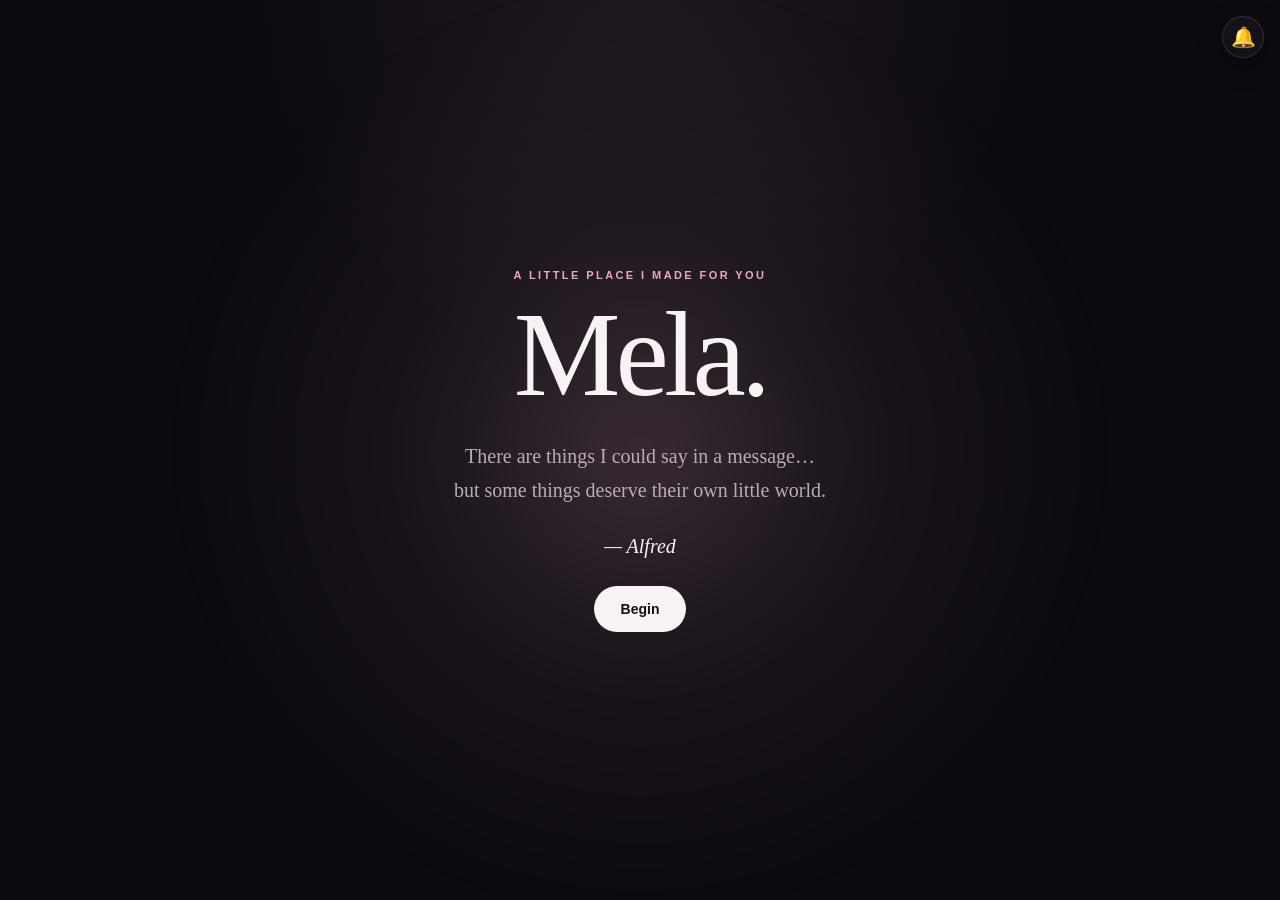
<file: index.html>
<!doctype html>
<html lang="en">
<head>
  <meta charset="UTF-8" />

  <meta
    name="viewport"
    content="width=device-width, initial-scale=1.0, viewport-fit=cover"
  />

  <meta name="theme-color" content="#0d0b10" />

  <meta
    name="description"
    content="A little place made especially for Mela."
  />

  <meta name="mobile-web-app-capable" content="yes" />

  <meta
    name="apple-mobile-web-app-capable"
    content="yes"
  />

  <meta
    name="apple-mobile-web-app-status-bar-style"
    content="black-translucent"
  />

  <meta
    name="apple-mobile-web-app-title"
    content="TATTOO ❤️"
  />

  <meta
    name="application-name"
    content="TATTOO ❤️"
  />

  <link rel="manifest" href="manifest.json" />

  <link
    rel="icon"
    type="image/svg+xml"
    href="icon.svg"
  />

  <link
    rel="apple-touch-icon"
    href="icon.svg"
  />

  <title>TATTOO — for Mela</title>

  <link rel="stylesheet" href="style.css" />
</head>

<body>

  <div id="app">

    <!-- =========================
         OPENING
    ========================== -->

    <section class="screen opening active" id="opening">

      <div class="glow"></div>

      <div class="opening-content">

        <p class="eyebrow">
          A little place I made for you
        </p>

        <h1>Mela.</h1>

        <p class="sweet">
          There are things I could say in a message…<br>
          but some things deserve their own little world.
        </p>

        <p class="signature">
          — Alfred
        </p>

        <button
          class="primary"
          id="beginBtn"
          type="button"
        >
          Begin
        </button>

      </div>

    </section>


    <!-- =========================
         STORY
    ========================== -->

    <main
      class="story"
      id="story"
      aria-hidden="true"
    >

      <!-- TOP BAR -->

      <header class="topbar">

        <button
          class="icon-btn"
          id="homeBtn"
          type="button"
          aria-label="Back to opening"
        >
          ⌂
        </button>

        <span id="chapterLabel">
          Chapter 01
        </span>

        <button
          class="icon-btn"
          id="musicBtn"
          type="button"
          aria-label="Toggle music"
        >
          ♫
        </button>

      </header>


      <!-- PROGRESS -->

      <div class="progress">
        <span id="progressBar"></span>
      </div>


      <!-- =========================
           CHAPTER 1
      ========================== -->

      <section
        class="chapter active"
        data-index="0"
      >

        <p class="eyebrow">
          Chapter 01
        </p>

        <h2>
          The beginning.
        </h2>

        <p>
          Some stories don't arrive with a warning.
          They simply become part of you before you realise
          how much they matter.
        </p>

        <div class="media-card">

          <img
            src="media/IMG_8884.jpeg"
            alt="A memory of Mela"
          />

        </div>

        <p class="media-caption">
          And somehow, this became part of my story.
        </p>

      </section>


      <!-- =========================
           CHAPTER 2
      ========================== -->

      <section
        class="chapter"
        data-index="1"
      >

        <p class="eyebrow">
          Chapter 02
        </p>

        <h2>
          The little things.
        </h2>

        <p>
          It's the small moments that stay:
          the conversations, the laughs, the looks,
          and all the ordinary moments that somehow became special.
        </p>

        <div class="media-card">

          <img
            src="media/c1cf6e0f-3262-482b-9db9-1574b2c92e5d.jpeg"
            alt="Another memory of Mela"
          />

        </div>

        <p class="media-caption">
          Little moments. Big memories.
        </p>

      </section>


      <!-- =========================
           CHAPTER 3
      ========================== -->

      <section
        class="chapter"
        data-index="2"
      >

        <p class="eyebrow">
          Chapter 03
        </p>

        <h2>
          Us.
        </h2>

        <p>
          Not perfect. Not always easy.
          Just real — and worth remembering.
        </p>

        <div class="media-card video-card">

          <video
            controls
            playsinline
            preload="metadata"
          >

            <source
              src="media/6F8C5336-33B2-4CD9-A7C4-6F1FE5FA0312.mp4"
              type="video/mp4"
            />

            Your browser does not support this video.

          </video>

        </div>

        <p class="media-caption">
          One more memory I never want to forget.
        </p>

      </section>


      <!-- =========================
           CHAPTER 4
      ========================== -->

      <section
        class="chapter"
        data-index="3"
      >

        <p class="eyebrow">
          Chapter 04
        </p>

        <h2>
          What I want you to know.
        </h2>

        <p>
          You matter to me in ways that are difficult
          to fit into a screen.
          This little world is my way of making space for those words.
        </p>

        <div class="media-card video-card">

          <video
            controls
            playsinline
            preload="metadata"
          >

            <source
              src="media/copy_B7E86F70-ED63-4426-9A21-75A2BD85EF15.mov"
              type="video/quicktime"
            />

            Your browser does not support this video.

          </video>

        </div>

      </section>


      <!-- =========================
           CHAPTER 5
      ========================== -->

      <section
        class="chapter"
        data-index="4"
      >

        <p class="eyebrow">
          Chapter 05
        </p>

        <h2>
          Still writing.
        </h2>

        <p>
          Maybe the best part is that the story isn't finished.
          There are still places to go, memories to make,
          and pages we haven't written.
        </p>

        <div class="media-stack">

          <div class="media-card video-card">

            <video
              controls
              playsinline
              preload="metadata"
            >

              <source
                src="media/fc272acb-c472-45c8-a748-3d5944e8c52e.mov"
                type="video/quicktime"
              />

              Your browser does not support this video.

            </video>

          </div>


          <div class="media-card video-card">

            <video
              controls
              playsinline
              preload="metadata"
            >

              <source
                src="media/filtered-2BC15C3E-9666-4DD9-9D1D-4308159D99EE.mov"
                type="video/quicktime"
              />

              Your browser does not support this video.

            </video>

          </div>

        </div>

      </section>


      <!-- =========================
           LETTER
      ========================== -->

      <section
        class="chapter final"
        data-index="5"
      >

        <p class="eyebrow">
          A letter
        </p>

        <h2>
          For Mela.
        </h2>

        <p>
          Thank you for being part of my story.
          Whatever the next pages look like,
          I will always be grateful for the moments
          that brought us here.
        </p>

        <div class="media-card video-card">

          <video
            controls
            playsinline
            preload="metadata"
          >

            <source
              src="media/filtered-40A0EFE6-1B3F-4306-94A2-9279CDBC20FC.mov"
              type="video/quicktime"
            />

            Your browser does not support this video.

          </video>

        </div>

        <p class="signature">
          Love,<br>
          Alfred
        </p>

      </section>


      <!-- =========================
           OPEN WHEN
      ========================== -->

      <section
        class="chapter open-when-chapter"
        data-index="6"
      >

        <div class="chapter-intro">

          <p class="eyebrow">
            A little something for you
          </p>

          <h2>
            Open When…
          </h2>

          <p class="chapter-description">
            Little letters for the moments when you need me.
          </p>

        </div>


        <div class="when-list">


          <!-- MISS ME -->

          <button
            class="when-card"
            type="button"
            data-message="When you miss me"
          >

            <span
              class="envelope-icon"
              aria-hidden="true"
            >
              <span class="envelope-flap"></span>
            </span>

            <span class="when-card-content">

              <span class="when-card-label">
                Open when…
              </span>

              <strong>
                When you miss me
              </strong>

              <small>
                Open when you’re missing me.
              </small>

            </span>

            <span
              class="when-card-arrow"
              aria-hidden="true"
            >
              →
            </span>

          </button>


          <!-- HARD DAY -->

          <button
            class="when-card"
            type="button"
            data-message="When you're having a hard day"
          >

            <span
              class="envelope-icon"
              aria-hidden="true"
            >
              <span class="envelope-flap"></span>
            </span>

            <span class="when-card-content">

              <span class="when-card-label">
                Open when…
              </span>

              <strong>
                When you're having a hard day
              </strong>

              <small>
                Open when today feels a little too heavy.
              </small>

            </span>

            <span
              class="when-card-arrow"
              aria-hidden="true"
            >
              →
            </span>

          </button>


          <!-- NEED A SMILE -->

          <button
            class="when-card"
            type="button"
            data-message="When you need a smile"
          >

            <span
              class="envelope-icon"
              aria-hidden="true"
            >
              <span class="envelope-flap"></span>
            </span>

            <span class="when-card-content">

              <span class="when-card-label">
                Open when…
              </span>

              <strong>
                When you need a smile
              </strong>

              <small>
                Open when you need a little smile.
              </small>

            </span>

            <span
              class="when-card-arrow"
              aria-hidden="true"
            >
              →
            </span>

          </button>

        </div>


        <!-- =========================
             CHAT BUTTON
        ========================== -->

        <div class="chat-next">

          <p>
            And now, let's keep talking.
          </p>

          <a
            href="chat.html"
            class="chat-button"
          >
            💬 Chat with me
          </a>

        </div>

      </section>


      <!-- =========================
           NAVIGATION
      ========================== -->

      <nav class="nav-controls">

        <button
          class="secondary"
          id="prevBtn"
          type="button"
        >
          Back
        </button>

        <button
          class="primary small"
          id="nextBtn"
          type="button"
        >
          Next
        </button>

      </nav>

    </main>


    <!-- =========================
         MUSIC
    ========================== -->

    <audio
      id="song"
      preload="metadata"
      loop
    ></audio>


    <!-- =========================
         OPEN WHEN MODAL
    ========================== -->

    <div
      class="modal"
      id="whenModal"
      aria-hidden="true"
    >

      <div
        class="modal-inner"
        role="dialog"
        aria-modal="true"
        aria-labelledby="modalTitle"
      >

        <button
          class="close"
          id="closeModal"
          type="button"
          aria-label="Close letter"
        >
          ×
        </button>

        <p class="eyebrow">
          A letter for you
        </p>

        <h2 id="modalTitle"></h2>

        <p id="modalText"></p>

      </div>

    </div>

  </div>


  <!-- APP JAVASCRIPT -->

  <script src="app.js"></script>
<script>
  if ("serviceWorker" in navigator) {
    window.addEventListener("load", () => {
      navigator.serviceWorker.register("./service-worker.js")
        .then(() => console.log("Tattoo app ready"))
        .catch(error => console.error("Service worker error:", error));
    });
  }
</script>
  <script src="notifications.js"></script>
</body>
</html>
</file>
<file: style.css>
:root {
  --bg: #0d0b10;
  --panel: #17131b;
  --panel-soft: #1d1821;
  --text: #f8f2f5;
  --muted: #b9adb5;
  --accent: #e9a8c4;
  --line: rgba(255,255,255,.12);
  --shadow: rgba(0,0,0,.35);
}

* {
  box-sizing: border-box;
}

html {
  min-height: 100%;
  background: var(--bg);
  scroll-behavior: smooth;
}

body {
  margin: 0;
  min-height: 100%;
  background:
    radial-gradient(circle at 50% 0%, rgba(233,168,196,.08), transparent 35%),
    var(--bg);
  color: var(--text);
  font-family: Georgia, "Times New Roman", serif;
  overflow: hidden;
}

button {
  font: inherit;
  -webkit-tap-highlight-color: transparent;
}

.screen,
.story {
  min-height: 100svh;
}


/* OPENING */

.opening {
  display: grid;
  place-items: center;
  padding: 28px;
  position: relative;
  overflow: hidden;
}

.glow {
  position: absolute;
  width: 75vw;
  height: 75vw;
  border-radius: 50%;
  background:
    radial-gradient(
      circle,
      rgba(233,168,196,.20),
      rgba(233,168,196,.05) 35%,
      transparent 70%
    );
  filter: blur(14px);
  animation: pulse 5s ease-in-out infinite;
}

.opening-content {
  position: relative;
  max-width: 620px;
  text-align: center;
  animation: rise .9s ease both;
}

.eyebrow {
  margin: 0;
  font: 600 11px/1.4 Arial, sans-serif;
  letter-spacing: .22em;
  text-transform: uppercase;
  color: var(--accent);
}

h1 {
  font-size: clamp(64px, 18vw, 120px);
  line-height: .9;
  margin: 18px 0 30px;
  font-weight: 400;
  letter-spacing: -.04em;
}

h2 {
  font-size: clamp(38px, 10vw, 68px);
  line-height: 1.02;
  font-weight: 400;
  margin: 12px 0 24px;
  letter-spacing: -.025em;
}

.sweet {
  font-size: 20px;
  line-height: 1.7;
  color: var(--muted);
}

.signature {
  font-style: italic;
  font-size: 20px;
  margin: 28px 0;
}


/* BUTTONS */

.primary,
.secondary,
.icon-btn,
.when-list button {
  border: 0;
  cursor: pointer;
}

.primary {
  background: var(--text);
  color: #111;
  padding: 15px 27px;
  border-radius: 999px;
  font-family: Arial, sans-serif;
  font-size: 14px;
  font-weight: 700;
  transition:
    transform .2s ease,
    opacity .2s ease;
}

.primary:active {
  transform: scale(.96);
  opacity: .85;
}

.small {
  padding: 12px 23px;
}

.secondary {
  background: transparent;
  color: var(--muted);
  padding: 12px 20px;
  font-family: Arial, sans-serif;
  font-size: 13px;
  font-weight: 600;
}

.icon-btn {
  width: 40px;
  height: 40px;
  border-radius: 50%;
  background: var(--panel);
  color: var(--text);
  font-size: 18px;
  transition: transform .2s ease, background .2s ease;
}

.icon-btn:active {
  transform: scale(.92);
  background: var(--panel-soft);
}


/* STORY */

.story {
  display: none;
  position: relative;
  padding: 0 22px 120px;
  overflow-y: auto;
  overflow-x: hidden;
  -webkit-overflow-scrolling: touch;
}

.story.visible {
  display: block;
}

.topbar {
  height: 68px;
  display: flex;
  align-items: center;
  justify-content: space-between;
  max-width: 720px;
  margin: auto;
  font: 600 10px Arial, sans-serif;
  letter-spacing: .16em;
  text-transform: uppercase;
  color: var(--muted);
}

.progress {
  height: 2px;
  max-width: 720px;
  margin: auto;
  background: var(--line);
  overflow: hidden;
}

.progress span {
  display: block;
  height: 100%;
  background: var(--accent);
  width: 14.28%;
  transition: width .4s ease;
}

.chapter {
  display: none;
  max-width: 720px;
  margin: 0 auto;
  padding: 12vh 4px 45px;
  animation: fade .45s ease;
}

.chapter.active {
  display: block;
}

.chapter > p:not(.eyebrow):not(.media-caption) {
  font-size: 20px;
  line-height: 1.75;
  color: #d8cfd4;
  max-width: 650px;
}


/* PHOTOS & VIDEOS */

.media-card {
  position: relative;
  margin-top: 34px;
  overflow: hidden;
  border: 1px solid var(--line);
  border-radius: 24px;
  background:
    linear-gradient(145deg, #1d1821, #100d13);
  box-shadow: 0 20px 50px var(--shadow);
}

.media-card img {
  display: block;
  width: 100%;
  height: auto;
  max-height: 72svh;
  object-fit: cover;
}

.video-card {
  background: #000;
}

.video-card video {
  display: block;
  width: 100%;
  max-height: 72svh;
  object-fit: contain;
  background: #000;
}

.media-caption {
  margin: 14px 8px 0;
  color: var(--muted);
  font-size: 14px;
  line-height: 1.6;
  text-align: center;
  font-style: italic;
}

.media-stack {
  display: grid;
  gap: 20px;
  margin-top: 34px;
}

.media-stack .media-card {
  margin-top: 0;
}


/* FINAL LETTER */

.final {
  padding-bottom: 100px;
}

.final .signature {
  margin-top: 38px;
  line-height: 1.7;
}

.open-when {
  padding-bottom: 140px;
}


/* OPEN WHEN */

.when-list {
  display: grid;
  gap: 12px;
  margin-top: 35px;
}

.when-list button {
  padding: 19px 20px;
  border: 1px solid var(--line);
  border-radius: 16px;
  background: var(--panel);
  color: var(--text);
  text-align: left;
  font: 16px Georgia, serif;
  transition:
    transform .2s ease,
    background .2s ease;
}

.when-list button:active {
  transform: scale(.98);
  background: var(--panel-soft);
}


/* MODAL */

.modal {
  display: none;
  position: fixed;
  inset: 0;
  z-index: 20;
  background: rgba(0,0,0,.78);
  padding: 24px;
  place-items: center;
  backdrop-filter: blur(8px);
}

.modal.open {
  display: grid;
}

.modal-inner {
  width: min(520px, 100%);
  max-height: 80svh;
  overflow-y: auto;
  background: var(--panel);
  border: 1px solid var(--line);
  border-radius: 24px;
  padding: 30px;
  position: relative;
  box-shadow: 0 30px 80px rgba(0,0,0,.5);
  animation: modalIn .25s ease both;
}

.modal-inner p:not(.eyebrow) {
  font-size: 20px;
  line-height: 1.7;
  color: #ddd3d8;
}

.close {
  position: absolute;
  right: 15px;
  top: 12px;
  background: none;
  border: 0;
  color: var(--muted);
  font-size: 28px;
  cursor: pointer;
}


/* BOTTOM NAVIGATION */

.nav-controls {
  position: fixed;
  z-index: 15;
  bottom: 0;
  left: 0;
  right: 0;
  padding: 15px 22px calc(15px + env(safe-area-inset-bottom));
  display: flex;
  justify-content: space-between;
  align-items: center;
  gap: 12px;
  background:
    linear-gradient(
      transparent,
      rgba(13,11,16,.94) 30%,
      var(--bg) 100%
    );
  pointer-events: none;
}

.nav-controls button {
  pointer-events: auto;
}


/* ANIMATIONS */

@keyframes rise {
  from {
    opacity: 0;
    transform: translateY(20px);
  }

  to {
    opacity: 1;
    transform: translateY(0);
  }
}

@keyframes fade {
  from {
    opacity: 0;
    transform: translateY(10px);
  }

  to {
    opacity: 1;
    transform: translateY(0);
  }
}

@keyframes pulse {
  0%, 100% {
    transform: scale(1);
    opacity: .8;
  }

  50% {
    transform: scale(1.08);
    opacity: 1;
  }
}

@keyframes modalIn {
  from {
    opacity: 0;
    transform: scale(.96) translateY(10px);
  }

  to {
    opacity: 1;
    transform: scale(1) translateY(0);
  }
}


/* DESKTOP */

@media (min-width: 700px) {

  .story {
    padding-left: 35px;
    padding-right: 35px;
  }

  .chapter {
    padding-top: 15vh;
  }

  .media-card {
    border-radius: 28px;
  }

  .nav-controls {
    padding-left: max(35px, calc((100vw - 720px) / 2));
    padding-right: max(35px, calc((100vw - 720px) / 2));
  }
}
/* =========================
   OPEN WHEN — SPECIAL DESIGN
========================= */

.open-when {
  text-align: center;
}

.open-when h2 {
  max-width: 600px;
  margin-left: auto;
  margin-right: auto;
}

.open-when .eyebrow {
  margin-bottom: 8px;
}

.when-list {
  max-width: 560px;
  margin: 42px auto 0;
  gap: 14px;
}

.when-list button {
  position: relative;
  min-height: 70px;
  padding: 20px 24px;
  border: 1px solid rgba(233,168,196,.18);
  border-radius: 20px;
  background:
    linear-gradient(
      135deg,
      rgba(233,168,196,.08),
      rgba(255,255,255,.025)
    );
  color: var(--text);
  text-align: left;
  font: 17px Georgia, serif;
  transition:
    transform .2s ease,
    border-color .2s ease,
    background .2s ease;
}

.when-list button::after {
  content: "›";
  position: absolute;
  right: 22px;
  top: 50%;
  transform: translateY(-50%);
  color: var(--accent);
  font-size: 25px;
}

.when-list button:active {
  transform: scale(.97);
  border-color: rgba(233,168,196,.45);
}


/* OPEN WHEN MODAL */

.modal {
  backdrop-filter: blur(12px);
  -webkit-backdrop-filter: blur(12px);
}

.modal-inner {
  text-align: center;
  padding: 42px 28px 35px;
  border-color: rgba(233,168,196,.2);
}

.modal-inner .eyebrow {
  padding-right: 20px;
  padding-left: 20px;
}

.modal-inner p:not(.eyebrow) {
  margin-top: 25px;
  font-size: 20px;
  line-height: 1.8;
}

.close {
  width: 38px;
  height: 38px;
  border-radius: 50%;
  background: rgba(255,255,255,.05);
  line-height: 32px;
}

@media (min-width: 700px) {
  .when-list {
    margin-top: 50px;
  }

  .when-list button:hover {
    transform: translateY(-2px);
    border-color: rgba(233,168,196,.35);
  }
}
/* =========================
   OPEN WHEN — LETTER CARDS
========================= */

.open-when-chapter {
  padding-bottom: 110px;
}

.chapter-intro {
  margin-bottom: 28px;
}

.chapter-intro .eyebrow {
  margin-bottom: 8px;
  font-size: 0.72rem;
  letter-spacing: 0.16em;
  text-transform: uppercase;
  opacity: 0.55;
}

.chapter-intro h2 {
  margin: 0;
}

.chapter-description {
  max-width: 320px;
  margin: 10px 0 0;
  line-height: 1.6;
  opacity: 0.68;
}


/* LETTER LIST */

.when-list {
  display: flex;
  flex-direction: column;
  gap: 16px;
}


/* ENVELOPE CARD */

.when-card {
  position: relative;

  display: flex;
  align-items: center;
  gap: 15px;

  width: 100%;
  min-height: 112px;

  padding: 20px 17px;

  border: 1px solid rgba(255, 255, 255, 0.13);
  border-radius: 18px;

  background:
    linear-gradient(
      145deg,
      rgba(255, 255, 255, 0.075),
      rgba(255, 255, 255, 0.025)
    );

  color: inherit;
  text-align: left;

  cursor: pointer;

  overflow: hidden;

  transition:
    transform 180ms ease,
    border-color 180ms ease,
    background 180ms ease,
    box-shadow 180ms ease;
}


/* subtle paper texture */

.when-card::after {
  content: "";

  position: absolute;
  inset: 0;

  pointer-events: none;

  background:
    linear-gradient(
      135deg,
      transparent 48%,
      rgba(255, 255, 255, 0.035) 49%,
      transparent 51%
    );

  opacity: 0.7;
}


/* TAP EFFECT */

.when-card:active {
  transform: scale(0.975);
}


/* DESKTOP / HOVER */

@media (hover: hover) {

  .when-card:hover {
    transform: translateY(-3px);

    border-color: rgba(255, 255, 255, 0.24);

    background:
      linear-gradient(
        145deg,
        rgba(255, 255, 255, 0.10),
        rgba(255, 255, 255, 0.035)
      );

    box-shadow:
      0 12px 30px rgba(0, 0, 0, 0.18);
  }

}


/* ENVELOPE ICON */

.envelope-icon {
  position: relative;

  flex: 0 0 48px;

  width: 48px;
  height: 36px;

  border: 1px solid rgba(255, 255, 255, 0.28);
  border-radius: 7px;

  background: rgba(255, 255, 255, 0.055);

  overflow: hidden;
}


/* envelope diagonal folds */

.envelope-icon::before,
.envelope-icon::after {
  content: "";

  position: absolute;

  top: 8px;

  width: 31px;
  height: 1px;

  background: rgba(255, 255, 255, 0.23);
}


.envelope-icon::before {
  left: -5px;
  transform: rotate(31deg);
}


.envelope-icon::after {
  right: -5px;
  transform: rotate(-31deg);
}


/* envelope flap */

.envelope-flap {
  position: absolute;

  top: -13px;
  left: 8px;

  width: 30px;
  height: 30px;

  border-right: 1px solid rgba(255, 255, 255, 0.25);
  border-bottom: 1px solid rgba(255, 255, 255, 0.25);

  transform: rotate(45deg);
}


/* TEXT */

.when-card-content {
  position: relative;
  z-index: 1;

  display: flex;
  flex-direction: column;

  flex: 1;

  min-width: 0;
}


.when-card-label {
  margin-bottom: 4px;

  font-size: 0.65rem;
  font-weight: 600;

  letter-spacing: 0.14em;
  text-transform: uppercase;

  opacity: 0.45;
}


.when-card strong {
  display: block;

  font-size: 0.98rem;
  font-weight: 600;

  line-height: 1.35;
}


.when-card small {
  display: block;

  margin-top: 6px;

  font-size: 0.78rem;
  line-height: 1.45;

  opacity: 0.58;
}


/* ARROW */

.when-card-arrow {
  position: relative;
  z-index: 1;

  flex: 0 0 auto;

  font-size: 1.05rem;

  opacity: 0.45;

  transition:
    transform 180ms ease,
    opacity 180ms ease;
}


.when-card:hover .when-card-arrow {
  transform: translateX(3px);
  opacity: 0.8;
}


/* MOBILE */

@media (max-width: 480px) {

  .when-card {
    min-height: 108px;
    padding: 18px 15px;
    gap: 13px;
  }

  .envelope-icon {
    flex-basis: 44px;
    width: 44px;
    height: 33px;
  }

  .envelope-flap {
    left: 7px;
    width: 28px;
    height: 28px;
  }

  .when-card strong {
    font-size: 0.94rem;
  }

  .when-card small {
    font-size: 0.75rem;
  }

}
.story {
  overflow-y: auto;
  height: 100dvh;
}

.chapter {
  height: auto;
  min-height: 100%;
  overflow: visible;
  padding-bottom: 120px;
}
/* CHAT BUTTON */

.chat-next {
  text-align: center;
  padding: 60px 20px 80px;
}

.chat-next p {
  color: var(--muted);
  font-size: 16px;
  margin-bottom: 22px;
}

.chat-button {
  display: inline-block;
  padding: 14px 28px;
  border-radius: 999px;
  background: var(--accent);
  color: #0d0b10;
  text-decoration: none;
  font-weight: bold;
  transition: transform 0.2s ease, opacity 0.2s ease;
}

.chat-button:hover {
  transform: translateY(-2px);
  opacity: 0.9;
}


/* =========================
   RESPONSIVE LAYOUT
   Phone • tablet • laptop • desktop • landscape
========================= */

html {
  width: 100%;
  overflow-x: clip;
  -webkit-text-size-adjust: 100%;
}

body {
  width: 100%;
  overflow-x: clip;
}

img,
video {
  max-width: 100%;
}

button,
a {
  touch-action: manipulation;
}

.opening {
  min-height: 100vh;
  min-height: 100svh;
  padding:
    max(24px, env(safe-area-inset-top))
    clamp(18px, 5vw, 42px)
    max(24px, env(safe-area-inset-bottom));
}

.opening-content {
  width: min(100%, 620px);
}

.sweet {
  font-size: clamp(16px, 2.2vw, 20px);
}

.story {
  width: 100%;
  height: 100vh;
  height: 100dvh;
  min-height: 0;
  padding-left: clamp(14px, 4vw, 35px);
  padding-right: clamp(14px, 4vw, 35px);
  padding-bottom: calc(110px + env(safe-area-inset-bottom));
  overscroll-behavior-y: contain;
}

.topbar,
.progress,
.chapter {
  width: min(100%, 720px);
}

.topbar {
  height: clamp(58px, 8vh, 68px);
}

.chapter {
  padding-top: clamp(42px, 9vh, 110px);
  padding-bottom: calc(120px + env(safe-area-inset-bottom));
}

.chapter h2 {
  font-size: clamp(34px, 7vw, 68px);
  overflow-wrap: anywhere;
}

.chapter > p:not(.eyebrow):not(.media-caption) {
  font-size: clamp(16px, 2.1vw, 20px);
  line-height: 1.7;
}

.media-card {
  width: 100%;
  border-radius: clamp(16px, 3vw, 28px);
}

.media-card img,
.video-card video {
  width: 100%;
  max-height: min(72dvh, 760px);
}

.when-list,
.chat-next {
  width: min(100%, 560px);
  margin-left: auto;
  margin-right: auto;
}

.when-list button,
.when-card {
  min-width: 0;
  overflow-wrap: anywhere;
}

.when-card-content {
  min-width: 0;
}

.nav-controls {
  padding-left: max(14px, env(safe-area-inset-left));
  padding-right: max(14px, env(safe-area-inset-right));
  padding-bottom: max(12px, env(safe-area-inset-bottom));
}

.primary,
.secondary,
.icon-btn,
.close,
.when-list button,
.chat-button {
  min-height: 44px;
}

.modal {
  padding:
    max(14px, env(safe-area-inset-top))
    max(14px, env(safe-area-inset-right))
    max(14px, env(safe-area-inset-bottom))
    max(14px, env(safe-area-inset-left));
}

.modal-inner {
  width: min(520px, 100%);
  max-height: min(82dvh, 760px);
  overflow-y: auto;
  padding: clamp(28px, 6vw, 42px) clamp(18px, 5vw, 30px);
}

@media (max-width: 600px) {
  .story {
    padding-left: 16px;
    padding-right: 16px;
  }

  .chapter {
    padding-top: clamp(34px, 7vh, 64px);
  }

  .chapter > p:not(.eyebrow):not(.media-caption) {
    line-height: 1.65;
  }

  .media-card {
    margin-top: 24px;
  }

  .media-stack {
    gap: 14px;
    margin-top: 24px;
  }

  .when-list {
    margin-top: 26px;
    gap: 12px;
  }

  .when-card {
    padding: 15px 42px 15px 14px;
  }

  .chat-next {
    padding: 42px 8px 56px;
  }

  .nav-controls {
    padding-top: 10px;
  }
}

@media (max-width: 380px) {
  .story {
    padding-left: 12px;
    padding-right: 12px;
  }

  .topbar {
    letter-spacing: .1em;
  }

  .chapter h2 {
    font-size: clamp(32px, 9vw, 42px);
  }

  .eyebrow {
    letter-spacing: .14em;
    font-size: 10px;
  }

  .modal-inner p:not(.eyebrow) {
    font-size: 17px;
    line-height: 1.65;
  }

  .nav-controls {
    gap: 8px;
  }

  .nav-controls button {
    padding-left: 16px;
    padding-right: 16px;
  }
}

@media (max-height: 560px) and (orientation: landscape) {
  .opening {
    padding-top: 16px;
    padding-bottom: 16px;
  }

  h1 {
    font-size: clamp(48px, 11vh, 76px);
    margin: 10px 0 14px;
  }

  .sweet {
    margin: 8px 0;
    line-height: 1.45;
  }

  .signature {
    margin: 10px 0;
  }

  .chapter {
    padding-top: 24px;
    padding-bottom: 100px;
  }

  .chapter h2 {
    margin-bottom: 14px;
  }

  .media-card img,
  .video-card video {
    max-height: 58dvh;
  }

  .nav-controls {
    padding-top: 6px;
    padding-bottom: max(6px, env(safe-area-inset-bottom));
  }
}

@media (prefers-reduced-motion: reduce) {
  *,
  *::before,
  *::after {
    scroll-behavior: auto !important;
    animation-duration: .01ms !important;
    animation-iteration-count: 1 !important;
    transition-duration: .01ms !important;
  }
}
</file>
